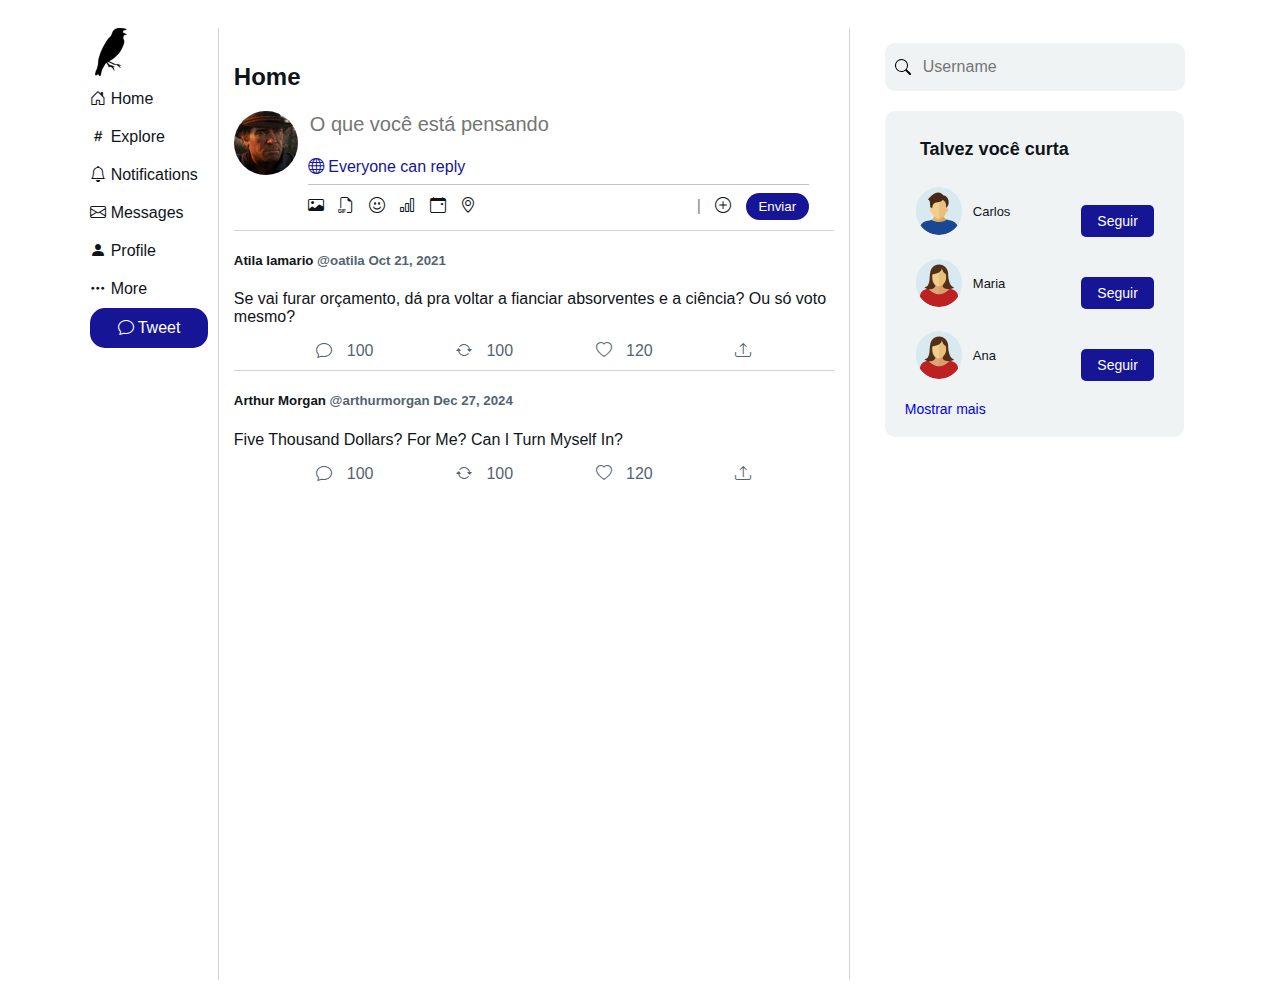
<file: index.html>
<!DOCTYPE html>
<html lang="en">
<head>
    <meta charset="UTF-8">
    <title>Tzeeter</title>
    <link rel="stylesheet" href="styles/style.css">
    <link href="https://cdn.jsdelivr.net/npm/bootstrap-icons/font/bootstrap-icons.css" rel="stylesheet">
    <link rel="icon" href="assets/tiziu.png">
</head>
<body>
<header id="mainheader" class="navigation-tab">
    <img src="assets/tiziu.png" alt="tzeeter icon" class="tzeeter-icon">
    <ul class="navigation">
        <li><a href="#"><i class="bi bi-house-door"></i> <span>Home</span></a></li>
        <li><a href="https://www.algonquincollege.com/ac-social-media/files/2020/10/Search-Update.png"><i class="bi bi-hash"></i> <span>Explore</span></a></li>
        <li><a href="https://www.axiapr.com/hs-fs/hubfs/blog-files/turn%20off%20notifications%201.png?width=624&height=356&name=turn%20off%20notifications%201.png"><i class="bi bi-bell"></i> <span>Notifications</span></a></li>
        <li><a href="https://www.axiapr.com/hs-fs/hubfs/blog-files/turn%20off%20notifications%201.png?width=624&height=356&name=turn%20off%20notifications%201.png"><i class="bi bi-envelope"></i> <span>Messages</span></a></li>
        <li><a href="profile.html"><i class="bi bi-person-fill"></i> <span>Profile</span></a></li>
        <li><a href="https://www.lifewire.com/thmb/Wd8BHPxL48d4x3FYJC1WwKsl0nA=/1500x0/filters:no_upscale():max_bytes(150000):strip_icc()/TwitterMoreButton-11de53709efa47e3befdd383edf37bb2.jpg"><i class="bi bi-three-dots"></i> <span>More</span></a></li>
        <li class="tweet-button" id="tweet-button"><button><i class="bi bi-chat"></i> <span>Tweet</span></button></li>
    </ul>
</header>
<main class="main-content">
    <h2>Home</h2>
    <div class="post-area">
        <img class="profilepic" src="https://ryanguilherme.github.io/tzeeter/assets/arthurmorganpp.jpg" alt="Profile Picture">
        <div class="post-content">
            <label for="user-post"></label>
            <textarea id="user-post" name="user-post" rows="1" cols="40" placeholder="O que você está pensando"></textarea>
            <a href="#" class="reply-config"><i class="bi bi-globe"></i> Everyone can reply</a>
            <hr>
            <div class="bottom-section">
                <div class="multimedia">
                    <a><i class="bi bi-card-image"></i></a>
                    <a><i class="bi bi-filetype-gif"></i></a>
                    <a><i class="bi bi-emoji-smile"></i></a>
                    <a><i class="bi bi-bar-chart"></i></a>
                    <a><i class="bi bi-calendar-event"></i></a>
                    <a><i class="bi bi-geo-alt"></i></a>
                </div>
                <div class="send-area">
                    <span id="char-counter" class="hidden">140</span>
                    <span class="separator">|</span>
                    <a><i class="bi bi-plus-circle"></i></a>
                    <button type="submit" class="post-button">Enviar</button>
                </div>
            </div>
        </div>
    </div>
    <section class="tzeet">
        <h5><span class="username">Atila Iamario</span> <span class="userid">@oatila Oct 21, 2021</span></h5>
        <p>Se vai furar orçamento, dá pra voltar a fianciar absorventes e a ciência? Ou só voto mesmo?</p>
    </section>
    <section class="actions"><a href="#mainheader"><i class="bi bi-chat"></i> <span>100</span></a><a href="#mainheader"><i class="bi bi-arrow-repeat"></i><span> 100</span></a><a href="#mainheader"><i class="bi bi-heart"></i><span> 120</span></a><a href="#mainheader"><i class="bi bi-upload"></i></a></section>
    <section class="tzeet">
        <h5><span class="username">Arthur Morgan</span> <span class="userid">@arthurmorgan Dec 27, 2024</span></h5>
        <p>Five Thousand Dollars? For Me? Can I Turn Myself In?</p>
    </section>
    <section class="actions"><a href="#mainheader"><i class="bi bi-chat"></i> <span>100</span></a><a href="#mainheader"><i class="bi bi-arrow-repeat"></i><span> 100</span></a><a href="#mainheader"><i class="bi bi-heart"></i><span> 120</span></a><a href="#mainheader"><i class="bi bi-upload"></i></a></section>
</main>
<footer class="social-field">
    <div class="search-box">
        <i class="search-icon"><img src="assets/search.svg" alt="bloom icon"></i>
        <label>
            <input type="text" placeholder="Username" class="search-input">
        </label>
    </div>

    <div class="recommendation-section">
        <h3 class="recommendation-title">Talvez você curta</h3>

        <div class="recommendation">
            <img src="assets/man-user-icon.png" alt="Carlos" class="user-icon">
            <a class="user-name">Carlos</a>
            <button class="follow-btn">Seguir</button>
        </div>

        <div class="recommendation">
            <img src="assets/woman-user-icon.png" alt="Maria" class="user-icon">
            <a class="user-name">Maria</a>
            <button class="follow-btn">Seguir</button>
        </div>

        <div class="recommendation">
            <img src="assets/woman-user-icon.png" alt="Ana" class="user-icon">
            <a class="user-name">Ana</a>
            <button class="follow-btn">Seguir</button>
        </div>

        <a href="#" class="show-more">Mostrar mais</a>
    </div>
    <dialog id="post-dialog" class="post-dialog">
        <div class="post-area">
            <a id="close-button"><i class="bi bi-x-lg"></i></a>
            <img class="profilepic" src="https://ryanguilherme.github.io/tzeeter/assets/arthurmorganpp.jpg" alt="Profile Picture">
            <div class="post-content">
                <label for="user-post-dialog"></label>
                <textarea id="user-post-dialog" name="user-post" rows="1" cols="40" placeholder="O que você está pensando"></textarea>
                <a href="#" class="reply-config"><i class="bi bi-globe"></i> Everyone can reply</a>
                <hr>
                <div class="bottom-section">
                    <div class="multimedia">
                        <a><i class="bi bi-card-image"></i></a>
                        <a><i class="bi bi-filetype-gif"></i></a>
                        <a><i class="bi bi-emoji-smile"></i></a>
                        <a><i class="bi bi-bar-chart"></i></a>
                        <a><i class="bi bi-calendar-event"></i></a>
                        <a><i class="bi bi-geo-alt"></i></a>
                    </div>
                    <div class="send-area">
                        <span id="char-counter-dialog" class="hidden">140</span>
                        <span class="separator">|</span>
                        <a><i class="bi bi-plus-circle"></i></a>
                        <button type="submit" class="post-button">Enviar</button>
                    </div>
                </div>
            </div>
        </div>
    </dialog>
</footer>
<script src="scripts/main.js"></script>
</body>
</html>
</file>
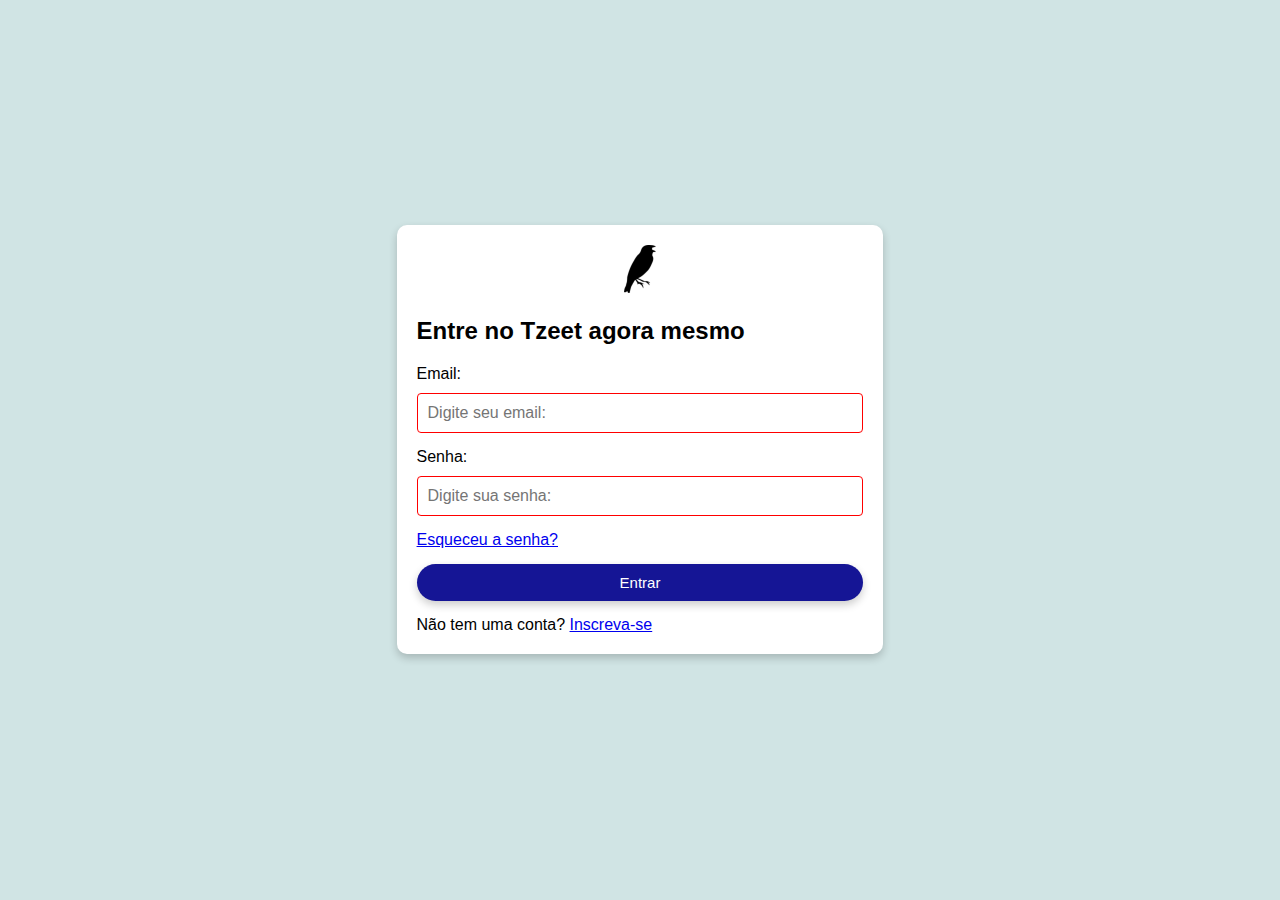
<file: login.html>
<!DOCTYPE html>
<html lang="en">
<head>
    <meta charset="UTF-8">
    <title>Tzeeter Login</title>
    <link href="https://cdn.jsdelivr.net/npm/bootstrap-icons/font/bootstrap-icons.css" rel="stylesheet">
    <link rel="icon" href="assets/tiziu.png">
    <link rel="stylesheet" href="styles/login.css">
</head>
<body>
<div class="login-section">
    <form novalidate>
        <div class="tzeeter-logo-section">
            <img src="assets/tiziu.png" alt="Logo do Tzeeter">
        </div>
        <h2>Entre no Tzeet agora mesmo</h2>
        <label for="user-email">Email:</label>
        <input id="user-email" class="user-email" type="email" placeholder="Digite seu email: " required>
        <span class="error" aria-live="polite"></span>
        <label for="user-password">Senha:</label>
        <input id="user-password" class="user-password" type="password" placeholder="Digite sua senha: " required>
        <span class="error" aria-live="polite"></span>
        <a href="#">Esqueceu a senha?</a>
        <button type="submit" class="login-button">Entrar</button>
        <span>Não tem uma conta? </span><a href="signup.html">Inscreva-se</a>
    </form>
</div>
<script src="scripts/login.js"></script>
</body>
</html>
</file>
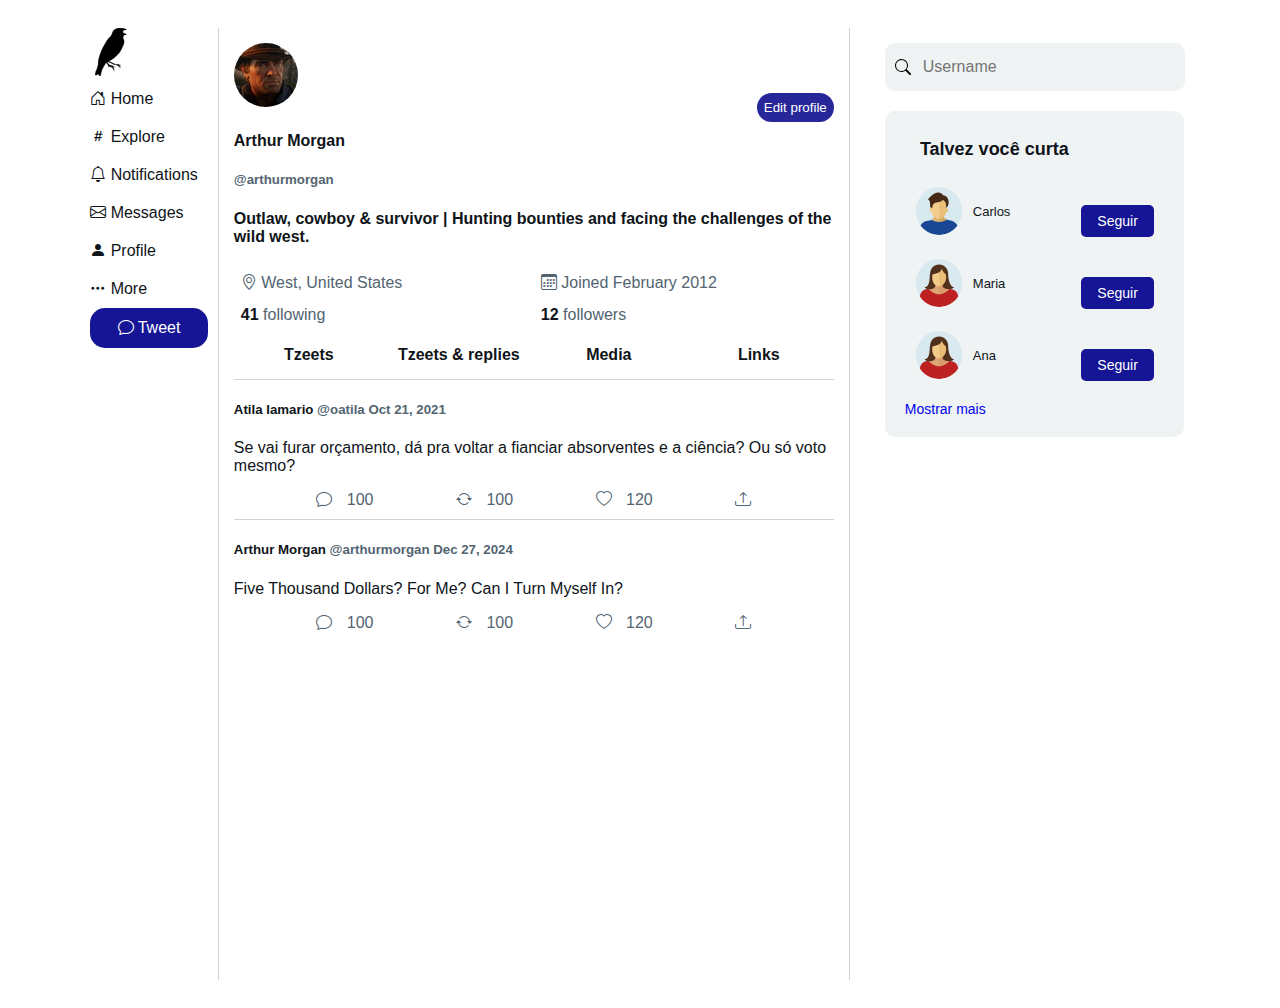
<file: profile.html>
<!DOCTYPE html>
<html lang="en">
<head>
    <meta charset="UTF-8">
    <title>Tzeeter</title>
    <link rel="stylesheet" href="styles/style.css">
    <link href="https://cdn.jsdelivr.net/npm/bootstrap-icons/font/bootstrap-icons.css" rel="stylesheet">
    <link rel="icon" href="assets/tiziu.png">
</head>
<body>
<header id="mainheader" class="navigation-tab">
    <img src="assets/tiziu.png" alt="tzeeter icon" class="tzeeter-icon">
    <ul class="navigation">
        <li><a href="index.html"><i class="bi bi-house-door"></i> <span>Home</span></a></li>
        <li><a href="https://www.algonquincollege.com/ac-social-media/files/2020/10/Search-Update.png"><i class="bi bi-hash"></i> <span>Explore</span></a></li>
        <li><a href="https://www.axiapr.com/hs-fs/hubfs/blog-files/turn%20off%20notifications%201.png?width=624&height=356&name=turn%20off%20notifications%201.png"><i class="bi bi-bell"></i> <span>Notifications</span></a></li>
        <li><a href="https://www.axiapr.com/hs-fs/hubfs/blog-files/turn%20off%20notifications%201.png?width=624&height=356&name=turn%20off%20notifications%201.png"><i class="bi bi-envelope"></i> <span>Messages</span></a></li>
        <li><a href="#mainheader"><i class="bi bi-person-fill"></i> <span>Profile</span></a></li>
        <li><a href="https://www.lifewire.com/thmb/Wd8BHPxL48d4x3FYJC1WwKsl0nA=/1500x0/filters:no_upscale():max_bytes(150000):strip_icc()/TwitterMoreButton-11de53709efa47e3befdd383edf37bb2.jpg"><i class="bi bi-three-dots"></i> <span>More</span></a></li>
        <li class="tweet-button" id="tweet-button"><button><i class="bi bi-chat"></i> <span>Tweet</span></button></li>
    </ul>
</header>
<main class="main-content">
    <img class="profilepic" src="https://ryanguilherme.github.io/tzeeter/assets/arthurmorganpp.jpg" alt="Profile Picture">
    <button class="editprofilebutton">Edit profile</button>
    <h4 class="username">Arthur Morgan</h4>
    <h5 class="userid">@arthurmorgan</h5>
    <h4 class="biography">Outlaw, cowboy & survivor | Hunting bounties and facing the challenges of the wild west.</h4>
    <ul class="userdata">
        <li><a><i class="bi bi-geo-alt"></i> <span>West, United States</span></a></li>
        <li><a><i class="bi bi-calendar3"></i> <span>Joined February 2012</span></a></li>
    </ul>
    <ul class="statistics">
        <li><span class="number">41</span> following</li>
        <li><span class="number">12</span> followers</li>
    </ul>
    <section class="publication"><a href="#mainheader">Tzeets</a><a href="#mainheader">Tzeets & replies</a><a href="#mainheader">Media</a><a href="#mainheader">Links</a></section>
    <section class="tzeet">
        <h5><span class="username">Atila Iamario</span> <span class="userid">@oatila Oct 21, 2021</span></h5>
        <p>Se vai furar orçamento, dá pra voltar a fianciar absorventes e a ciência? Ou só voto mesmo?</p>
    </section>
    <section class="actions"><a href="#mainheader"><i class="bi bi-chat"></i> <span>100</span></a><a href="#mainheader"><i class="bi bi-arrow-repeat"></i><span> 100</span></a><a href="#mainheader"><i class="bi bi-heart"></i><span> 120</span></a><a href="#mainheader"><i class="bi bi-upload"></i></a></section>
    <section class="tzeet">
        <h5><span class="username">Arthur Morgan</span> <span class="userid">@arthurmorgan Dec 27, 2024</span></h5>
        <p>Five Thousand Dollars? For Me? Can I Turn Myself In?</p>
    </section>
    <section class="actions"><a href="#mainheader"><i class="bi bi-chat"></i> <span>100</span></a><a href="#mainheader"><i class="bi bi-arrow-repeat"></i><span> 100</span></a><a href="#mainheader"><i class="bi bi-heart"></i><span> 120</span></a><a href="#mainheader"><i class="bi bi-upload"></i></a></section>
</main>
<footer class="social-field">
    <div class="search-box">
        <i class="search-icon"><img src="assets/search.svg" alt="bloom icon"></i>
        <label>
            <input type="text" placeholder="Username" class="search-input">
        </label>
    </div>

    <div class="recommendation-section">
        <h3 class="recommendation-title">Talvez você curta</h3>

        <div class="recommendation">
            <img src="assets/man-user-icon.png" alt="Carlos" class="user-icon">
            <a class="user-name">Carlos</a>
            <button class="follow-btn">Seguir</button>
        </div>

        <div class="recommendation">
            <img src="assets/woman-user-icon.png" alt="Maria" class="user-icon">
            <a class="user-name">Maria</a>
            <button class="follow-btn">Seguir</button>
        </div>

        <div class="recommendation">
            <img src="assets/woman-user-icon.png" alt="Ana" class="user-icon">
            <a class="user-name">Ana</a>
            <button class="follow-btn">Seguir</button>
        </div>

        <a href="#" class="show-more">Mostrar mais</a>
    </div>
    <dialog id="post-dialog" class="post-dialog">
        <div class="post-area">
            <a id="close-button"><i class="bi bi-x-lg"></i></a>
            <img class="profilepic" src="https://ryanguilherme.github.io/tzeeter/assets/arthurmorganpp.jpg" alt="Profile Picture">
            <div class="post-content">
                <label for="user-post-dialog"></label>
                <textarea id="user-post-dialog" name="user-post" rows="1" cols="40" placeholder="O que você está pensando"></textarea>
                <a href="#" class="reply-config"><i class="bi bi-globe"></i> Everyone can reply</a>
                <hr>
                <div class="bottom-section">
                    <div class="multimedia">
                        <a><i class="bi bi-card-image"></i></a>
                        <a><i class="bi bi-filetype-gif"></i></a>
                        <a><i class="bi bi-emoji-smile"></i></a>
                        <a><i class="bi bi-bar-chart"></i></a>
                        <a><i class="bi bi-calendar-event"></i></a>
                        <a><i class="bi bi-geo-alt"></i></a>
                    </div>
                    <div class="send-area">
                        <span id="char-counter-dialog" class="hidden">140</span>
                        <span class="separator">|</span>
                        <a><i class="bi bi-plus-circle"></i></a>
                        <button type="submit" class="post-button">Enviar</button>
                    </div>
                </div>
            </div>
        </div>
    </dialog>
</footer>
<script src="scripts/main.js"></script>
</body>
</html>
</file>
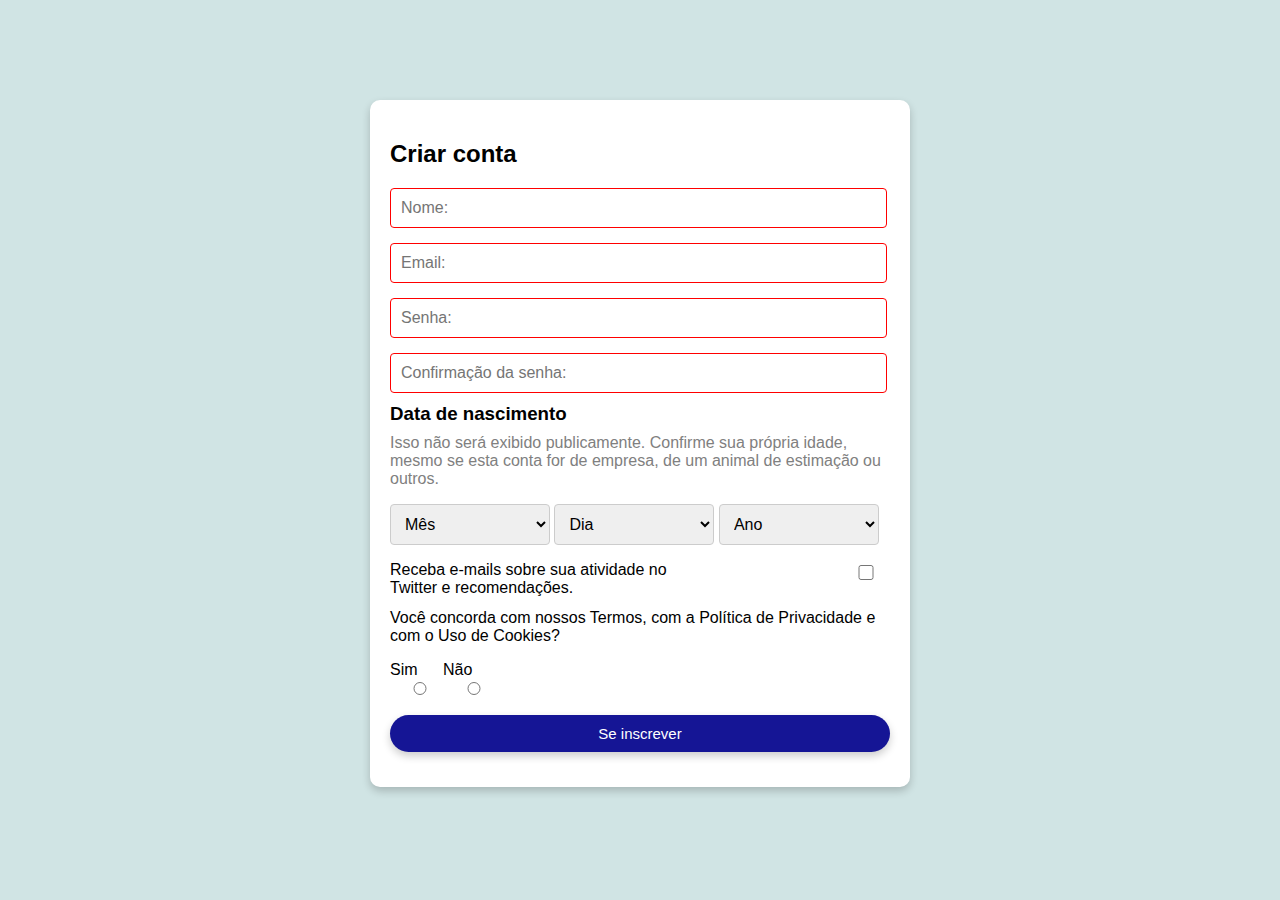
<file: signup.html>
<!DOCTYPE html>
<html lang="en">
<head>
  <meta charset="UTF-8">
  <title>Tzeeter Cadastro</title>
  <link href="https://cdn.jsdelivr.net/npm/bootstrap-icons/font/bootstrap-icons.css" rel="stylesheet">
  <link rel="icon" href="assets/tiziu.png">
  <link rel="stylesheet" href="styles/signup.css">
</head>
<body>
<main class="signup-section">
  <h2>Criar conta</h2>
  <form novalidate>
    <label for="user-name"></label>
    <input id="user-name" class="user-name" type="text" placeholder="Nome: " required>
    <span class="error" aria-live="polite"></span>
    <label for="user-email"></label>
    <input id="user-email" class="user-email" type="email" placeholder="Email: " required>
    <span class="error" aria-live="polite"></span>
    <label for="user-password"></label>
    <input id="user-password" class="user-password" type="password" placeholder="Senha: " required minlength="6">
    <span class="error" aria-live="polite"></span>
    <label for="user-password-confirm"></label>
    <input id="user-password-confirm" class="user-password-confirm" type="password" placeholder="Confirmação da senha: " required minlength="6">
    <span class="error" aria-live="polite"></span>
    <div class="birthdate">
      <h3>Data de nascimento</h3>
      <p>Isso não será exibido publicamente. Confirme sua própria idade, mesmo se esta conta for de empresa, de um animal de estimação ou outros.</p>
      <div class="date-input">
        <select id="month" name="month" required>
          <option value="">Mês</option>
        </select>
        <span class="error" aria-live="polite"></span>
        <select id="day" name="day" required>
          <option value="">Dia</option>
        </select>
        <span class="error" aria-live="polite"></span>
        <select id="year" name="year" required>
          <option value="">Ano</option>
        </select>
        <span class="error" aria-live="polite"></span>
      </div>
    </div>
    <div class="extra">
      <section class="extra-emails">
        <p>Receba e-mails sobre sua atividade no Twitter e recomendações.</p>
        <input type="checkbox" class="email-checkbox">
      </section>
      <section class="extra-terms">
        <p>Você concorda com nossos Termos, com a Política de Privacidade e com o Uso de Cookies?</p>
        <div class="terms-buttons" id="terms-buttons">
          <label for="radsim">
            Sim
            <input id="radsim" type="radio" name="terms" value="Sim" required>
          </label>
          <label for="radnao">
            Não
            <input id="radnao" type="radio" name="terms" value="Não">
          </label>
        </div>
        <span class="error" aria-live="polite"></span>
      </section>
    </div>

    <button id="submit-button" type="submit" class="signin-button">Se inscrever</button>
  </form>
</main>
<script src="scripts/script.js"></script>
</body>
</html>
</file>
<file: styles/style.css>
body {
    background-color: white;
    color: rgb(15, 20, 25);
    display: flex;
    flex-wrap: wrap;
    gap: 20px;
    padding: 20px;
    font-family: sans-serif;
    justify-content: center;
}

.tzeeter-icon {
    margin-left: 15px;
}

.userid {
    color: rgb(83, 100, 113);
}

.profilepic {
    border-radius: 50%;
}

button:hover {
    cursor: pointer;
    filter: brightness(110%);
}

.editprofilebutton {
    margin-top: 50px;
    padding: 7px;
    border-radius: 25px;
    border: none;
    color: white;
    background-color: #27279A;
    font-family: sans-serif;
    float: right;
}

.publication {
    display: flex;
    justify-content: space-between;
    font-weight: bold;
    text-align: center;
}

.publication > a {
    flex: 1 1 100%;
    padding-bottom: 15px;
    padding-top: 15px;
}

.tzeet {
    border-top: 1px solid lightgrey;
}

.actions {
    display: flex;
    justify-content: space-evenly;
    margin-bottom: 10px;
}

.tzeet:hover {
    background-color: rgba(0, 0, 0, 0.03);
    border-radius: 5px;
}

a {
    text-decoration: none;
}

ul {
    display: flex;
    flex-direction: column;
    padding: 0;
    margin: 0;
    list-style-type: none;
}

.userdata {
    display: flex;
    flex-direction: row;
    padding: 0;
    margin: 0;
    color: rgb(83, 100, 113);
}

li {
    width: 100%;
    padding: 7px;
}

.navigation > li {
    border-radius: 15px;
    padding: 10px 0 10px 0;
    margin-left: 10px;
}

.navigation a, .publication a {
    color: rgb(15, 20, 25);
    transition: color 0.3s ease;
}

.navigation {
    flex: 1 1 10%;
    height: 100vh;
}

.navigation button {
    background: none;
    border: none;
    color: white;
    font-family: sans-serif;
    font-size: 16px;
    width: 100%;
    height: 100%;
}

.tweet-button {
    background-color: #151595;
    align-items: center;
    text-align: center;
    cursor: pointer;
}

.main-content {
    flex: 2 1 40%;
    padding: 15px;
    min-height: 100vh;
    border-right: 1px solid lightgrey;
    border-left: 1px solid lightgrey;
    max-width: 600px;
}

.social-field {
    display: flex;
    position: relative;
    flex-direction: column;
    flex: 1 1 20%;
    padding: 15px;
    max-width: 300px;
    overflow: hidden;
}

.search-box {
    display: flex;
    align-items: center;
    border-radius: 10px;
    padding: 10px;
    background-color: rgb(239, 243, 244);
    margin-bottom: 20px;
}

.search-input {
    width: 100%;
    background: transparent;
    border: none;
    outline: none;
    border-radius: 10px;
    font-size: 16px;
}

.search-icon {
    font-size: 24px;
    margin-right: 10px;
}

.recommendation-section {
    display: flex;
    position: relative;
    overflow: hidden;
    flex-direction: column;
    background-color: rgb(239, 243, 244);
    align-items: center;
    border-radius: 10px;
    padding: 10px;
    width: 93%;

}

.recommendation {
    display: flex;
    position: relative;
    padding: 10px;
    align-items: center;
    width: 100%;
}

.recommendation-title {
    font-weight: bold;
    font-size: 18px;
    margin-bottom: 15px;
    margin-left: -80px;
}

.show-more {
    font-size: 14px;
    padding: 10px;
    margin-right: auto;
}

.show-more:hover {
    text-decoration: underline;
}

.navigation li:hover, .publication a:hover{
    background-color: rgba(15, 25, 20, 0.1);
}

.navigation li:nth-child(7):hover {
    background-color: #151595;
    filter: brightness(110%);
}

.user-icon {
    width: 48px;
    height: 48px;
    border-radius: 50%;
    object-fit: cover;
    margin-left: 20px;
}

.user-name {
    flex-grow: 1;
    margin-left: 10px;
    font-size: 13px;
}

.user-name:hover {
    color: rgb(22, 35, 99);
    text-decoration: underline;
    cursor: pointer;
}

.follow-btn {
    background-color: #151595;
    color: white;
    border: none;
    border-radius: 5px;
    padding: 8px 16px;
    cursor: pointer;
    font-size: 14px;
    margin-left: auto;
    margin-right: 20px;
    margin-top: 20px;
}

.follow-btn:hover {
    background-color: #27279a;
}

.statistics {
    color: rgb(83, 100, 113);
    flex-direction: row;
}

.statistics li:hover {
    text-decoration: underline;
}

.statistics .number {
    color: rgb(15, 20, 25);
    font-weight: bold;
}

.actions > a {
    color: rgb(83, 100, 113);
    border-radius: 25%;
}

.actions i {
    padding: 10px;
}

.actions a:nth-child(1):hover i,
.actions a:nth-child(4):hover i{
    color: rgba(29, 155, 240, 1);
    background-color: rgba(29, 155, 240, 0.1);
    border-radius: 50%;
}

.actions a:nth-child(1):hover span,
.actions a:nth-child(4):hover span{
    color: rgba(29, 155, 240, 1);
}

.actions a:nth-child(2):hover i{
    background-color: rgba(0, 186, 124, 0.1);
    color: rgba(0, 186, 124, 1);
    border-radius: 50%;
}

.actions a:nth-child(2):hover span{
    color: rgba(0, 186, 124, 1);
}

.actions a:nth-child(3):hover i{
    background-color: rgba(249, 24, 128, 0.1);
    color: rgba(249, 24, 128, 1);
    border-radius: 50%;
}

.actions a:nth-child(3):hover span{
    color: rgba(249, 24, 128, 1);
}

@media (max-width: 768px) {
    .navigation {
        flex: 1 1 5%;
        align-items: center;
        text-align: center;
    }
    .tzeeter-icon {
        margin: 0;
    }
    .main-content {
        flex: 1 1 70%;
    }
    .social-field {
        display: none;
    }
    .navigation a span {
        display: none;
    }

    .tweet-button span {
        display: none;
    }

}

@media (max-width: 968px) {
    .recommendation-title {
        padding-left: 70px;
    }
    .user-icon {
        padding-left: 0;
        margin-left: 0;
    }
}

@media (max-width: 832px) {
    .user-icon {
        display: none;
    }
}

.post-area {
    padding-top: 0;
    display: flex;
    align-items: flex-start;
    gap: 10px;
    max-width: 575px;
    padding-bottom: 10px;
}

.post-content {
    display: flex;
    flex-direction: column;
    flex-grow: 1;
}

.post-area textarea {
    font-family: helvetica, serif;
    font-size: 20px;
    border: none;
    resize: none;
    padding-bottom: 10px;
}

.post-area .reply-config {
    color: #151595;
}

.post-area a {
    cursor: pointer;
}

.post-area .post-button {
    background-color: #151595;
    color: white;
    border: none;
    border-radius: 15px;
    width: 7vh;
    height: 3vh;
}

.bottom-section {
    display: flex;
    justify-content: space-between;
    align-items: center;
}

.multimedia a {
    margin-right: 10px;
}

.bottom-section a:hover {
    background-color: rgba(29, 155, 240, 0.1);
    border-radius: 50%;
}

.send-area button {
    margin-left: 10px;
}

hr {
    border: none;
    height: 1px;
    background-color: #c1c1c1;
    width: 100%;
}

#char-counter {
    font-size: 14px;
}

#char-counter.warning {
    color: rgb(255, 200, 0);
}

#char-counter.error {
    color: rgb(255, 0, 0);
}

#char-counter-dialog {
    font-size: 14px;
}

#char-counter-dialog.warning {
    color: rgb(255, 200, 0);
}

#char-counter-dialog.error {
    color: rgb(255, 0, 0);
}

.hidden {
    display: none;
}

.separator {
    margin: 0 10px;
    color: #888;
}

.post-button:disabled {
    cursor: not-allowed;
    opacity: 0.6;
}

.post-dialog {
    border: none;
    width: 600px;
    padding: 50px;
    border-radius: 25px;
    box-shadow: 1px 2px 8px #ccc;
    text-align: center;
}
</file>
<file: styles/login.css>
body {
    background-color: #d0e4e4;
    margin: 0;
    display: flex;
    justify-content: center;
    align-items: center;
    font-family: helvetica;
}

.login-section {
    background-color: #fff;
    max-width: 500px;
    margin-top: calc(50vh - 225px);
    box-shadow: 0 4px 8px 0 rgba(0, 0, 0, 0.2);
    padding: 20px;
    border-radius: 10px;
}

.login-section input {
    width: 95%;
    margin-top: 10px;
    margin-bottom: 15px;
    padding: 10px;
    font-size: 16px;
    border: 0.2px solid rgba(0, 0, 0, 0.2);
    border-radius: 4px;
}

.login-section button {
    width: 100%;
    padding: 10px;
    margin-top: 15px;
    margin-bottom: 15px;
    font-size: 15px;
    border-radius: 20px;
    border: none;
    box-shadow: 0 4px 8px 0 rgba(0, 0, 0, 0.2);
    color: #FFF;
    background-color: #151595;
}

.login-section button:hover {
    filter: brightness(120%);
    cursor: pointer;
    box-shadow: 0 8px 16px 0 rgba(0, 0, 0, 0.2);
}

.tzeeter-logo-section {
    text-align: center;
}

input:valid {
    border-color: green;
}

input:invalid {
    border-color: red;
}

.error {
    display: block;
    color: red;
    padding-bottom: 10px;
    margin-top: -10px;
}
</file>
<file: styles/signup.css>
body {
    background-color: #d0e4e4;
    margin: 0;
    display: flex;
    justify-content: center;
    align-items: center;
    font-family: helvetica;
}

.signup-section {
    background-color: #fff;
    max-width: 500px;
    margin-top: calc(50vh - 350px);
    box-shadow: 0 4px 8px 0 rgba(0, 0, 0, 0.2);
    padding: 20px;
    border-radius: 10px;
}

.signup-section input {
    width: 95%;
    margin-bottom: 15px;
    padding: 10px;
    font-size: 16px;
    border: 0.2px solid rgba(0, 0, 0, 0.2);
    border-radius: 4px;
}

.signup-section button {
    width: 100%;
    padding: 10px;
    margin-top: 15px;
    margin-bottom: 15px;
    font-size: 15px;
    border-radius: 20px;
    border: none;
    box-shadow: 0 4px 8px 0 rgba(0, 0, 0, 0.2);
    color: #FFF;
    background-color: #151595;
}

.signup-section button:hover {
    filter: brightness(120%);
    cursor: pointer;
    box-shadow: 0 8px 16px 0 rgba(0, 0, 0, 0.2);
}

.birthdate h3 {
    margin-top: -5px;
}

.birthdate p {
    color: grey;
    margin-top: -10px;
}

.date-input select, input[type="number"] {
    width: 32%;
    padding: 10px;
    font-size: 16px;
    border: 1px solid #ccc;
    border-radius: 4px;
    box-sizing: border-box;
}

.extra-emails {
    width: 90%;
    display: flex;
}

.email-checkbox {
    width: 15px;
    height: 15px;
    margin-top: 20px;
    margin-right: -175px;
}

.terms-buttons {
    display: flex;
}

.terms-button input{
    margin-right: 5px;
}

.extra-terms {
    text-align: left;
    margin-top: -20px;
    margin-bottom: -10px;
}

input:valid {
    border-color: green;
}

input:invalid {
    border-color: red;
}

.error {
    color: red;
}
</file>
